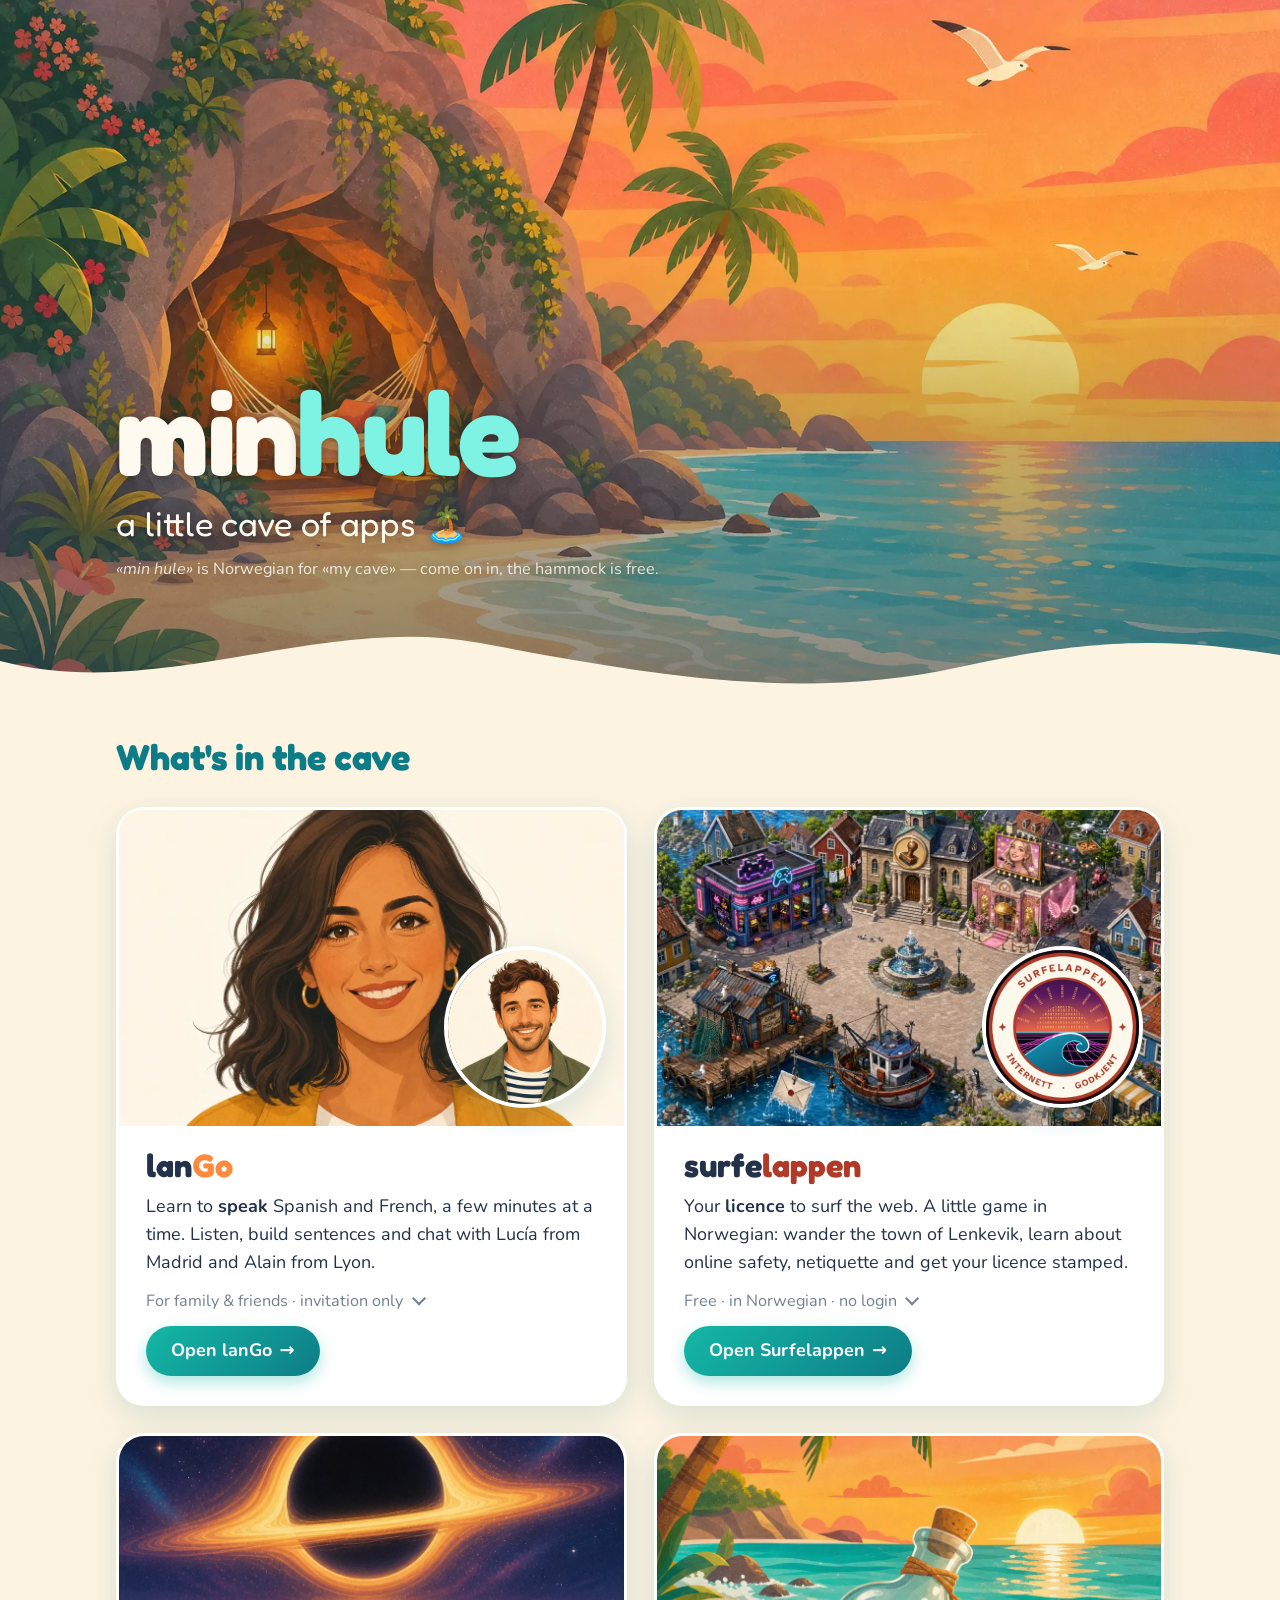
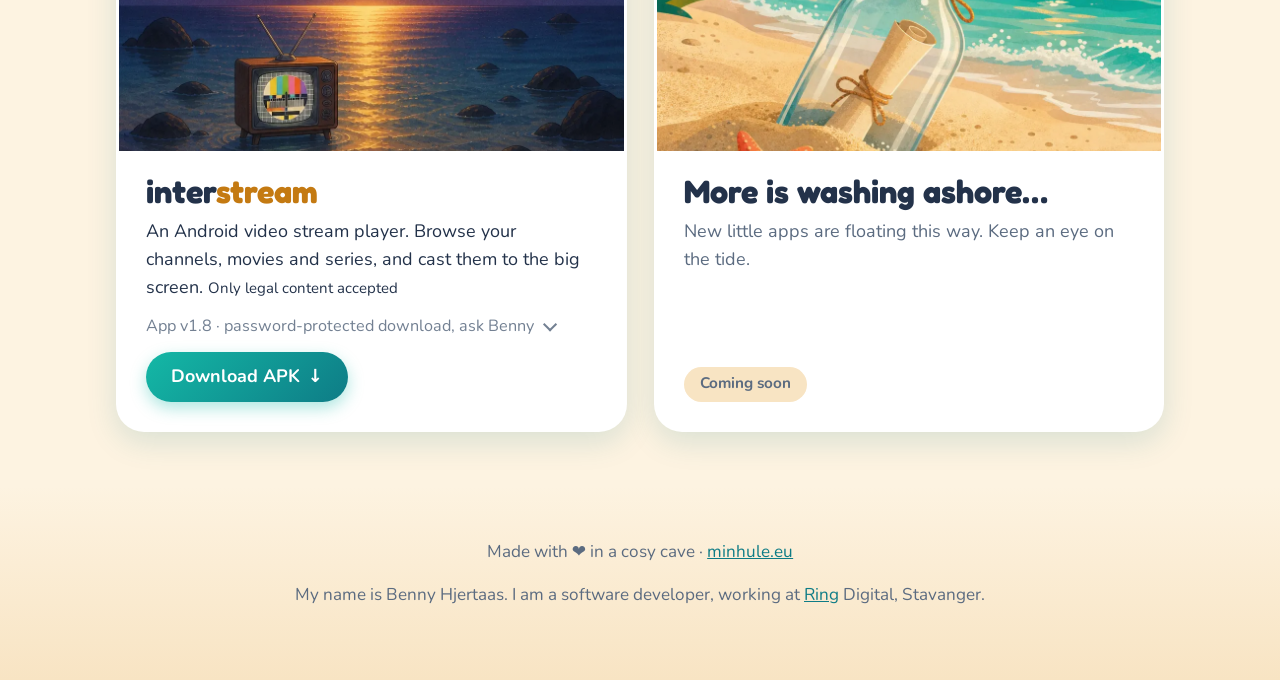
<file: index.html>
<!doctype html>
<html lang="en">
<head>
	<meta charset="utf-8" />
	<meta name="viewport" content="width=device-width, initial-scale=1" />
	<title>minhule — a little cave of apps</title>
	<meta name="description" content="minhule: a cosy little cave of small apps for family and friends." />
	<meta name="theme-color" content="#14b8a6" />
	<link rel="icon" href="favicon.svg" type="image/svg+xml" />
	<link rel="preconnect" href="https://fonts.googleapis.com" />
	<link rel="preconnect" href="https://fonts.gstatic.com" crossorigin />
	<link href="https://fonts.googleapis.com/css2?family=Fredoka:wght@500;600;700&family=Nunito:wght@400;600;700&display=swap" rel="stylesheet" />
	<link rel="stylesheet" href="style.css" />
	<!-- Cookieless visitor counts: https://minhule.goatcounter.com -->
	<script data-goatcounter="https://minhule.goatcounter.com/count" async src="//gc.zgo.at/count.js"></script>
</head>
<body>
	<header class="hero">
		<img class="hero-img" src="images/hero.webp" alt="A cosy cave with a hammock and lanterns on a tropical beach at sunset, with palm trees and a turquoise sea" width="1536" height="1024" />
		<div class="hero-text">
			<h1>min<span>hule</span></h1>
			<p class="tagline">a little cave of apps 🏝️</p>
			<p class="small"><em>«min hule»</em> is Norwegian for «my cave» — come on in, the hammock is free.</p>
		</div>
		<svg class="wave" viewBox="0 0 1440 120" preserveAspectRatio="none" aria-hidden="true">
			<path d="M0,64 C180,120 360,0 540,40 C720,80 900,120 1080,72 C1260,24 1350,40 1440,56 L1440,120 L0,120 Z" />
		</svg>
	</header>

	<main>
		<h2>What's in the cave</h2>
		<ul class="apps">
			<li class="card">
				<div class="card-art-wrap">
					<img class="card-art round" src="images/lango-lucia.webp" alt="Lucía, a smiling young woman from Madrid" width="1024" height="1024" loading="lazy" />
					<img class="inset" src="images/lango-alain.webp" alt="Alain, a smiling man from Lyon in a striped shirt" width="400" height="400" loading="lazy" />
				</div>
				<div class="card-body">
					<h3>lan<span class="go">Go</span></h3>
					<p>Learn to <strong>speak</strong> Spanish and French, a few minutes at a time. Listen, build sentences and chat with Lucía from Madrid and Alain from Lyon.</p>
					<details class="tech small" data-count="tech-lango">
						<summary>For family &amp; friends · invitation only</summary>
						<p>SvelteKit 3 PWA with a Postgres database. Hosted as
							<a href="https://www.scaleway.com/en/serverless-containers/" target="_blank">serverless containers</a>. Uses the Claude and Mistral APIs at runtime.
						</p>
					</details>
					<a class="button" href="https://lango.minhule.eu" data-goatcounter-click="open-lango">Open lanGo <span aria-hidden="true">→</span></a>
				</div>
			</li>
			<li class="card">
				<div class="card-art-wrap">
					<img class="card-art town" src="images/surfelappen-town.webp" alt="A quirky little seaside town seen from above: an arcade, a bait shop on the pier, a detective office, a licence bureau and a café around a square with a fountain" width="1024" height="683" loading="lazy" />
					<img class="inset" src="images/surfelappen-logo.webp" alt="The Surfelappen logo: a round red stamp saying «Surfelappen · Internett · godkjent», with a wave breaking under a sunset of ones and zeros" width="400" height="400" loading="lazy" />
				</div>
				<div class="card-body">
					<h3>surfe<span class="lappen">lappen</span></h3>
					<p>Your <strong>licence</strong> to surf the web. A little game in Norwegian: wander the town of Lenkevik, learn about online safety, netiquette and get your licence stamped.</p>
					<details class="tech small" data-count="tech-surfelappen">
						<summary>Free · in Norwegian · no login</summary>
						<p>Preact and TypeScript PWA, a static site on GitHub Pages. No tracking. Suitable for all ages.</p>
					</details>
					<a class="button" href="https://surfelappen.minhule.eu" data-goatcounter-click="open-surfelappen">Open Surfelappen <span aria-hidden="true">→</span></a>
				</div>
			</li>
			<li class="card">
				<img class="card-art space" src="images/interstream.webp" alt="An old television with rabbit-ear antennas showing a colourful test card, standing in the shallow sea of a distant planet under a glowing black hole" width="1024" height="1024" loading="lazy" />
				<div class="card-body">
					<h3>inter<span class="stream">stream</span></h3>
					<p>An Android video stream player. Browse your channels, movies and series, and cast them to the big screen. <small>Only legal content accepted</small></p>
					<details class="tech small" data-count="tech-interstream">
						<summary>App v1.8 · password-protected download, ask Benny</summary>
						<p>Native Android app built with Kotlin. Media3/ExoPlayer for video. Snappy and simple to use, without the bloat.</p>
					</details>
					<a class="button" href="https://drive.proton.me/urls/PX47G3BGDC#y4SUvdRMAKJX" rel="noopener" data-goatcounter-click="download-interstream">Download APK <span aria-hidden="true">↓</span></a>
				</div>
			</li>
			<li class="card soon">
				<img class="card-art bob" src="images/bottle.webp" alt="A message in a bottle half buried in the sand, with a starfish and a seashell" width="1024" height="1024" loading="lazy" />
				<div class="card-body">
					<h3>More is washing ashore…</h3>
					<p>New little apps are floating this way. Keep an eye on the tide.</p>
					<span class="pill">Coming soon</span>
				</div>
			</li>
		</ul>
	</main>

	<footer>
		<p>Made with <span aria-label="love">❤️</span> in a cosy cave · <a href="https://minhule.eu">minhule.eu</a></p>
		<p>My name is Benny Hjertaas. I am a software developer, working at <a href="https://www.ring.no">Ring</a> Digital, Stavanger.</p>
	</footer>
	<script>
		// Count each time a tech note is opened (GoatCounter only counts links by itself)
		for (const d of document.querySelectorAll('details[data-count]')) {
			d.addEventListener('toggle', () => {
				if (d.open && window.goatcounter?.count) goatcounter.count({ path: d.dataset.count, event: true });
			});
		}
	</script>
</body>
</html>
</file>
<file: style.css>
:root {
	--sand: #fdf3e1;
	--sand-2: #f8e4c3;
	--ink: #23324a;
	--muted: #5b6b80;
	--turquoise: #14b8a6;
	--lagoon: #0e7c86;
	--sunset: #ff8a3d;
	--coral: #ff6b6b;
	--pink: #ff8fab;
	--card: #ffffff;
	--shadow: 0 10px 30px rgb(14 124 134 / 0.15);
	color-scheme: light;
}

@media (prefers-color-scheme: dark) {
	:root {
		--sand: #0b1f2e;
		--sand-2: #10293b;
		--ink: #f3ecdf;
		--muted: #a9bccb;
		--turquoise: #2dd4bf;
		--lagoon: #5eead4;
		--card: #13314a;
		--shadow: 0 10px 30px rgb(0 0 0 / 0.35);
		color-scheme: dark;
	}
}

* {
	box-sizing: border-box;
}

html,
body {
	margin: 0;
	background: var(--sand);
	color: var(--ink);
	font-family: 'Nunito', system-ui, sans-serif;
	line-height: 1.55;
	font-size: 18px;
}

a {
	color: var(--lagoon);
}

/* ── Hero ─────────────────────────────────────────────── */
.hero {
	position: relative;
	min-height: min(78vh, 720px);
	display: flex;
	align-items: flex-end;
	overflow: hidden;
	background: linear-gradient(180deg, #ff8fab, #ff8a3d 60%, #ffd166);
}

.hero-img {
	position: absolute;
	inset: 0;
	width: 100%;
	height: 100%;
	object-fit: cover;
	object-position: 30% 60%;
}

.hero::after {
	/* Sunset glow so the title stays readable over the picture */
	content: '';
	position: absolute;
	inset: 0;
	background: linear-gradient(180deg, transparent 35%, rgb(35 50 74 / 0.55) 100%);
}

.hero-text {
	position: relative;
	z-index: 1;
	width: 100%;
	max-width: 60rem;
	margin: 0 auto;
	padding: 0 16px 120px;
	color: #fffaf0;
	text-shadow: 0 2px 12px rgb(0 0 0 / 0.35);
}

h1 {
	font-family: 'Fredoka', system-ui, sans-serif;
	font-size: clamp(3.2rem, 12vw, 6.5rem);
	line-height: 1;
	margin: 0;
	letter-spacing: -0.02em;
}

h1 span {
	color: #7ff3e3;
}

.tagline {
	font-family: 'Fredoka', system-ui, sans-serif;
	font-size: clamp(1.3rem, 4vw, 1.9rem);
	margin: 0.3rem 0 0.4rem;
}

.small {
	font-size: 0.9rem;
	opacity: 0.85;
	margin: 0;
}

.wave {
	position: absolute;
	bottom: -1px;
	left: 0;
	width: 100%;
	height: 90px;
	z-index: 1;
	fill: var(--sand);
}

/* ── Apps ─────────────────────────────────────────────── */
main {
	max-width: 60rem;
	margin: 0 auto;
	padding: 1rem 16px 3rem;
}

h2 {
	font-family: 'Fredoka', system-ui, sans-serif;
	font-size: 2rem;
	margin: 0.5rem 0 1.25rem;
	color: var(--lagoon);
}

.apps {
	list-style: none;
	padding: 0;
	margin: 0;
	display: grid;
	gap: 1.5rem;
	grid-template-columns: repeat(auto-fit, minmax(min(100%, 22rem), 1fr));
}

.card {
	background: var(--card);
	border-radius: 28px;
	box-shadow: var(--shadow);
	overflow: hidden;
	display: flex;
	flex-direction: column;
	border: 3px solid transparent;
	transition: transform 0.25s ease, border-color 0.25s ease;
}

.card:hover {
	transform: translateY(-4px) rotate(-0.5deg);
	border-color: var(--turquoise);
}

.card-art {
	width: 100%;
	height: auto; /* the img height attribute would otherwise win over aspect-ratio */
	aspect-ratio: 16 / 10;
	object-fit: cover;
	background: var(--sand-2);
}

.card-art.round {
	object-position: center 30%;
}

/* A second, smaller portrait in the corner of the main picture */
.card-art-wrap {
	position: relative;
}

.card-art-wrap .card-art {
	display: block;
}

.inset {
	position: absolute;
	right: 1rem;
	bottom: 1rem;
	width: 32%;
	height: auto;
	aspect-ratio: 1;
	border-radius: 50%;
	border: 4px solid var(--card);
	box-shadow: var(--shadow);
	object-fit: cover;
	object-position: center 35%;
}

.card-art.space {
	object-position: center 75%;
}

.card-art.town {
	object-position: center 55%;
}

.card-body {
	padding: 1.25rem 1.5rem 1.5rem;
	display: flex;
	flex-direction: column;
	gap: 0.5rem;
	flex: 1;
}

.card-body p {
	margin: 0;
}

h3 {
	font-family: 'Fredoka', system-ui, sans-serif;
	font-size: 1.8rem;
	margin: 0;
	line-height: 1.1;
}

h3 .go {
	color: var(--sunset);
}

h3 .stream {
	color: #c47a12;
}

h3 .lappen {
	color: #b03a27;
}

@media (prefers-color-scheme: dark) {
	h3 .lappen {
		color: #ff8a73;
	}
}

.button {
	align-self: flex-start;
	margin-top: auto;
	display: inline-flex;
	align-items: center;
	gap: 0.4rem;
	min-height: 48px;
	padding: 0.6rem 1.4rem;
	border-radius: 999px;
	background: linear-gradient(135deg, var(--turquoise), var(--lagoon));
	color: #ffffff;
	font-weight: 700;
	text-decoration: none;
	box-shadow: 0 6px 16px rgb(20 184 166 / 0.35);
}

.button:hover {
	background: linear-gradient(135deg, var(--sunset), var(--coral));
	box-shadow: 0 6px 16px rgb(255 107 107 / 0.35);
}

.button:focus-visible,
a:focus-visible {
	outline: 3px solid var(--sunset);
	outline-offset: 3px;
}

/* Fold-out tech notes under a card's description */
.tech {
	color: var(--muted);
}

.tech summary {
	display: flex;
	align-items: center;
	gap: 0.6rem;
	min-height: 32px;
	cursor: pointer;
	list-style: none;
}

.tech summary::-webkit-details-marker {
	display: none;
}

.tech summary::after {
	content: '';
	flex: none;
	width: 0.5em;
	height: 0.5em;
	border-right: 2px solid currentColor;
	border-bottom: 2px solid currentColor;
	transform: translateY(-25%) rotate(45deg);
	transition: transform 0.2s ease;
}

.tech[open] summary::after {
	transform: translateY(25%) rotate(-135deg);
}

.tech summary:hover {
	color: var(--lagoon);
}

.tech summary:focus-visible {
	outline: 3px solid var(--sunset);
	outline-offset: 3px;
	border-radius: 4px;
}

.tech p {
	margin: 0.25rem 0 0;
	padding: 0.6rem 0.8rem;
	border-radius: 12px;
	background: var(--sand-2);
	color: var(--ink);
}

.pill {
	align-self: flex-start;
	margin-top: auto;
	padding: 0.3rem 0.9rem;
	border-radius: 999px;
	background: var(--sand-2);
	color: var(--muted);
	font-weight: 700;
	font-size: 0.85rem;
}

.soon .card-body p {
	color: var(--muted);
}

@media (prefers-reduced-motion: no-preference) {
	.bob {
		animation: bob 6s ease-in-out infinite;
	}
}

@keyframes bob {
	50% {
		transform: translateY(-6px) rotate(0.6deg);
	}
}

footer {
	text-align: center;
	padding: 2rem 16px 3rem;
	color: var(--muted);
	font-size: 0.95rem;
	background: linear-gradient(180deg, var(--sand), var(--sand-2));
}
</file>
